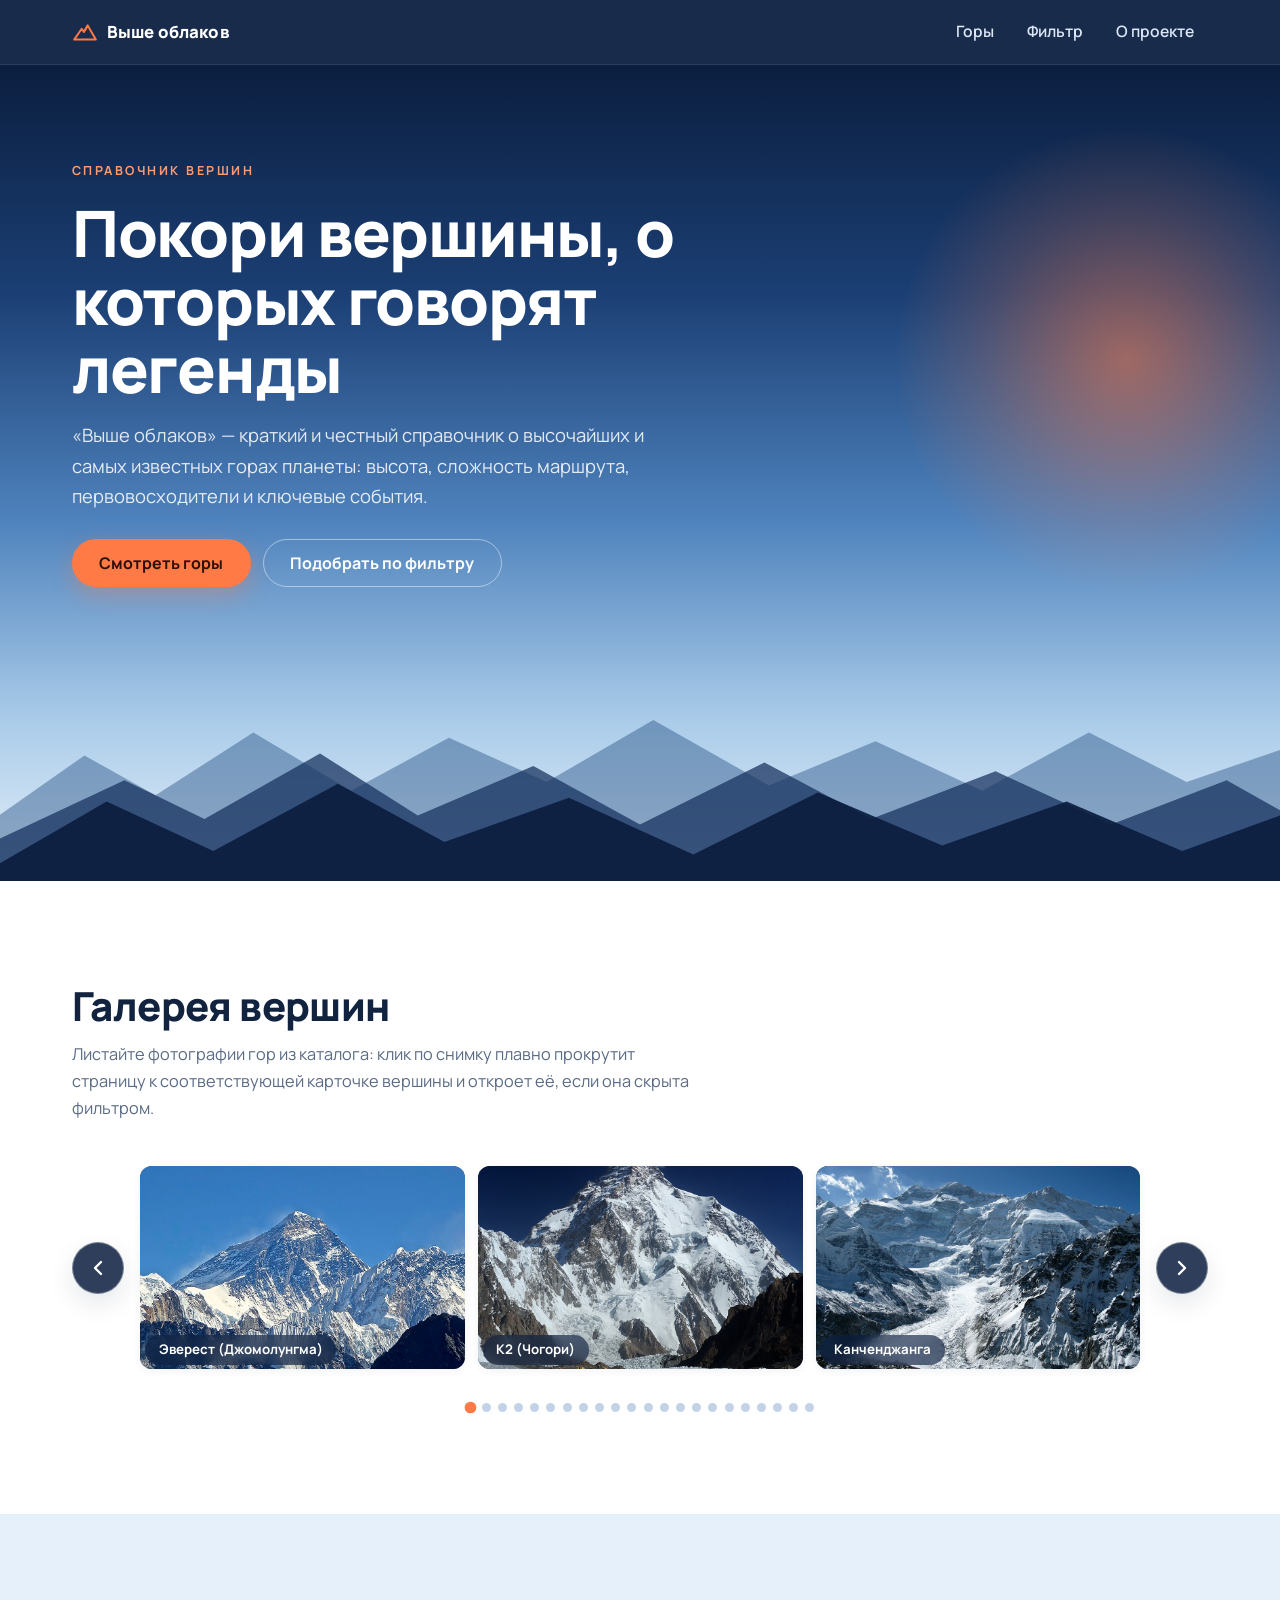
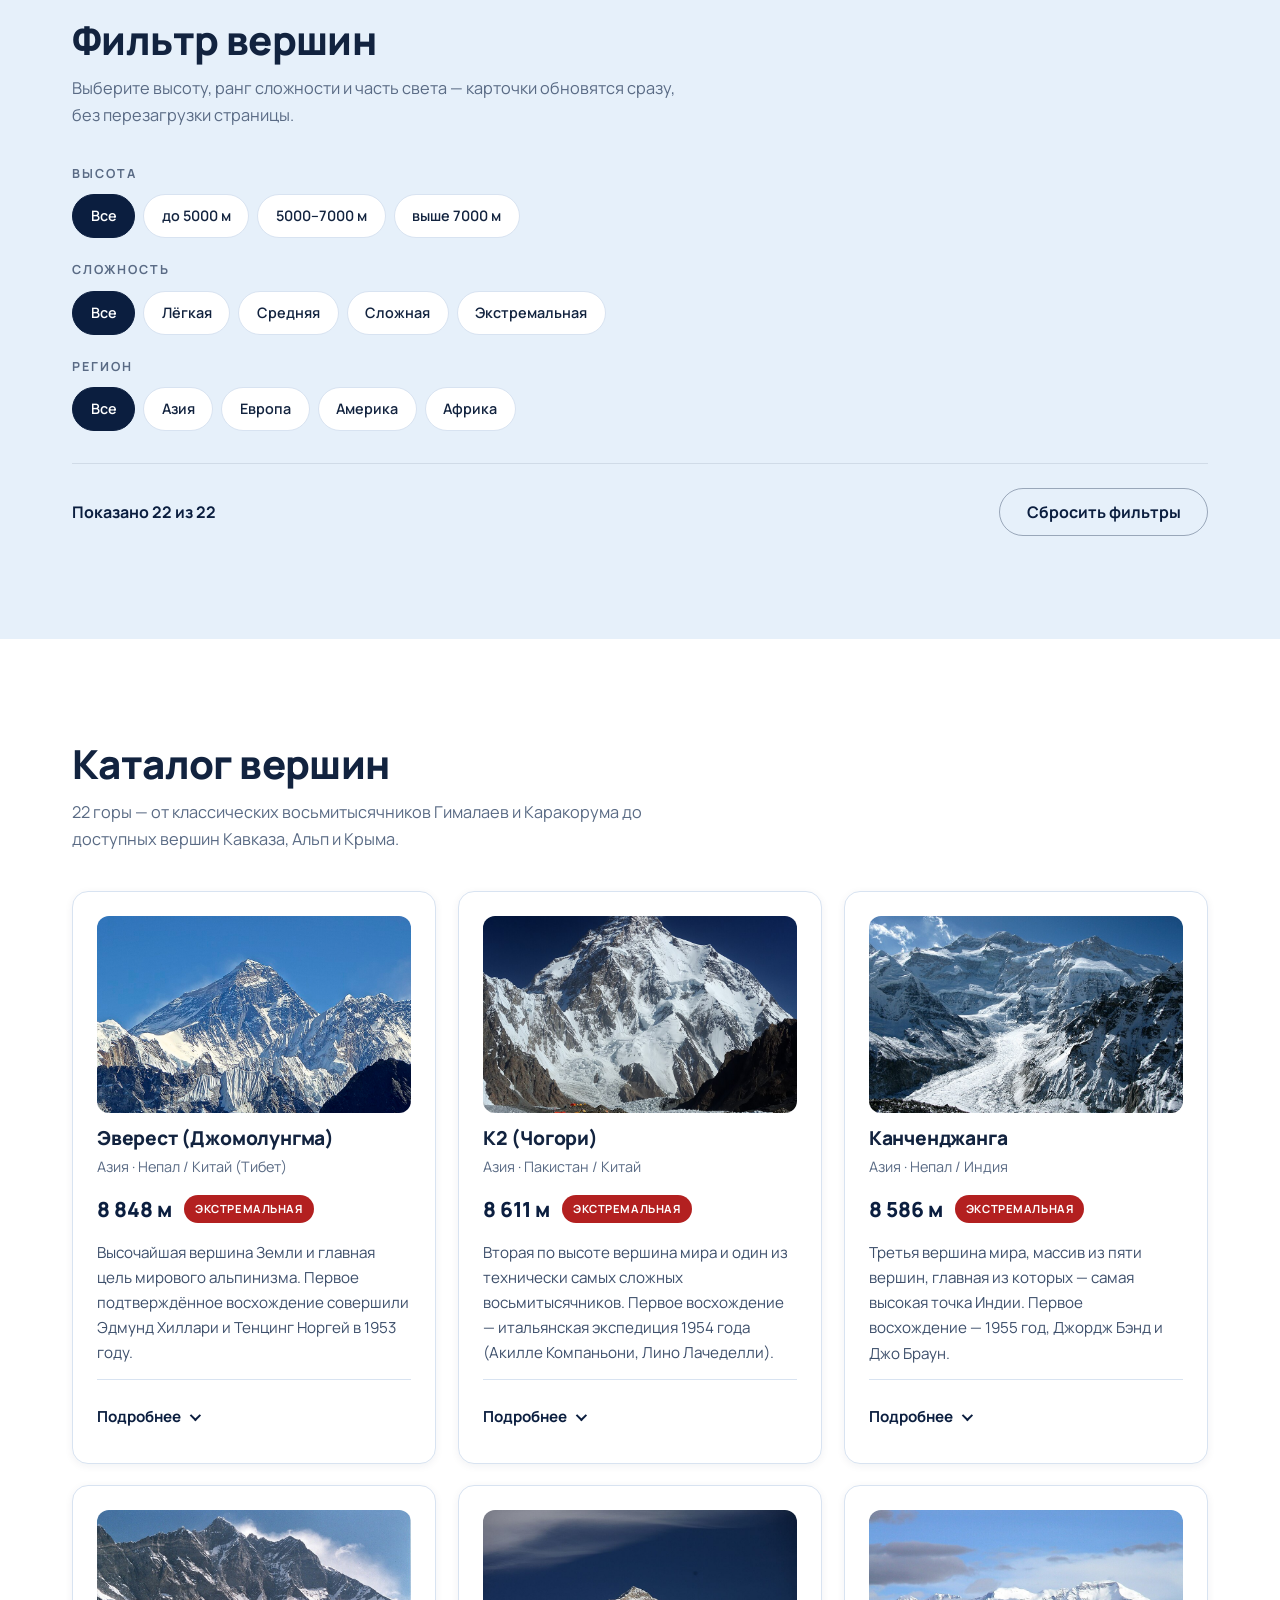
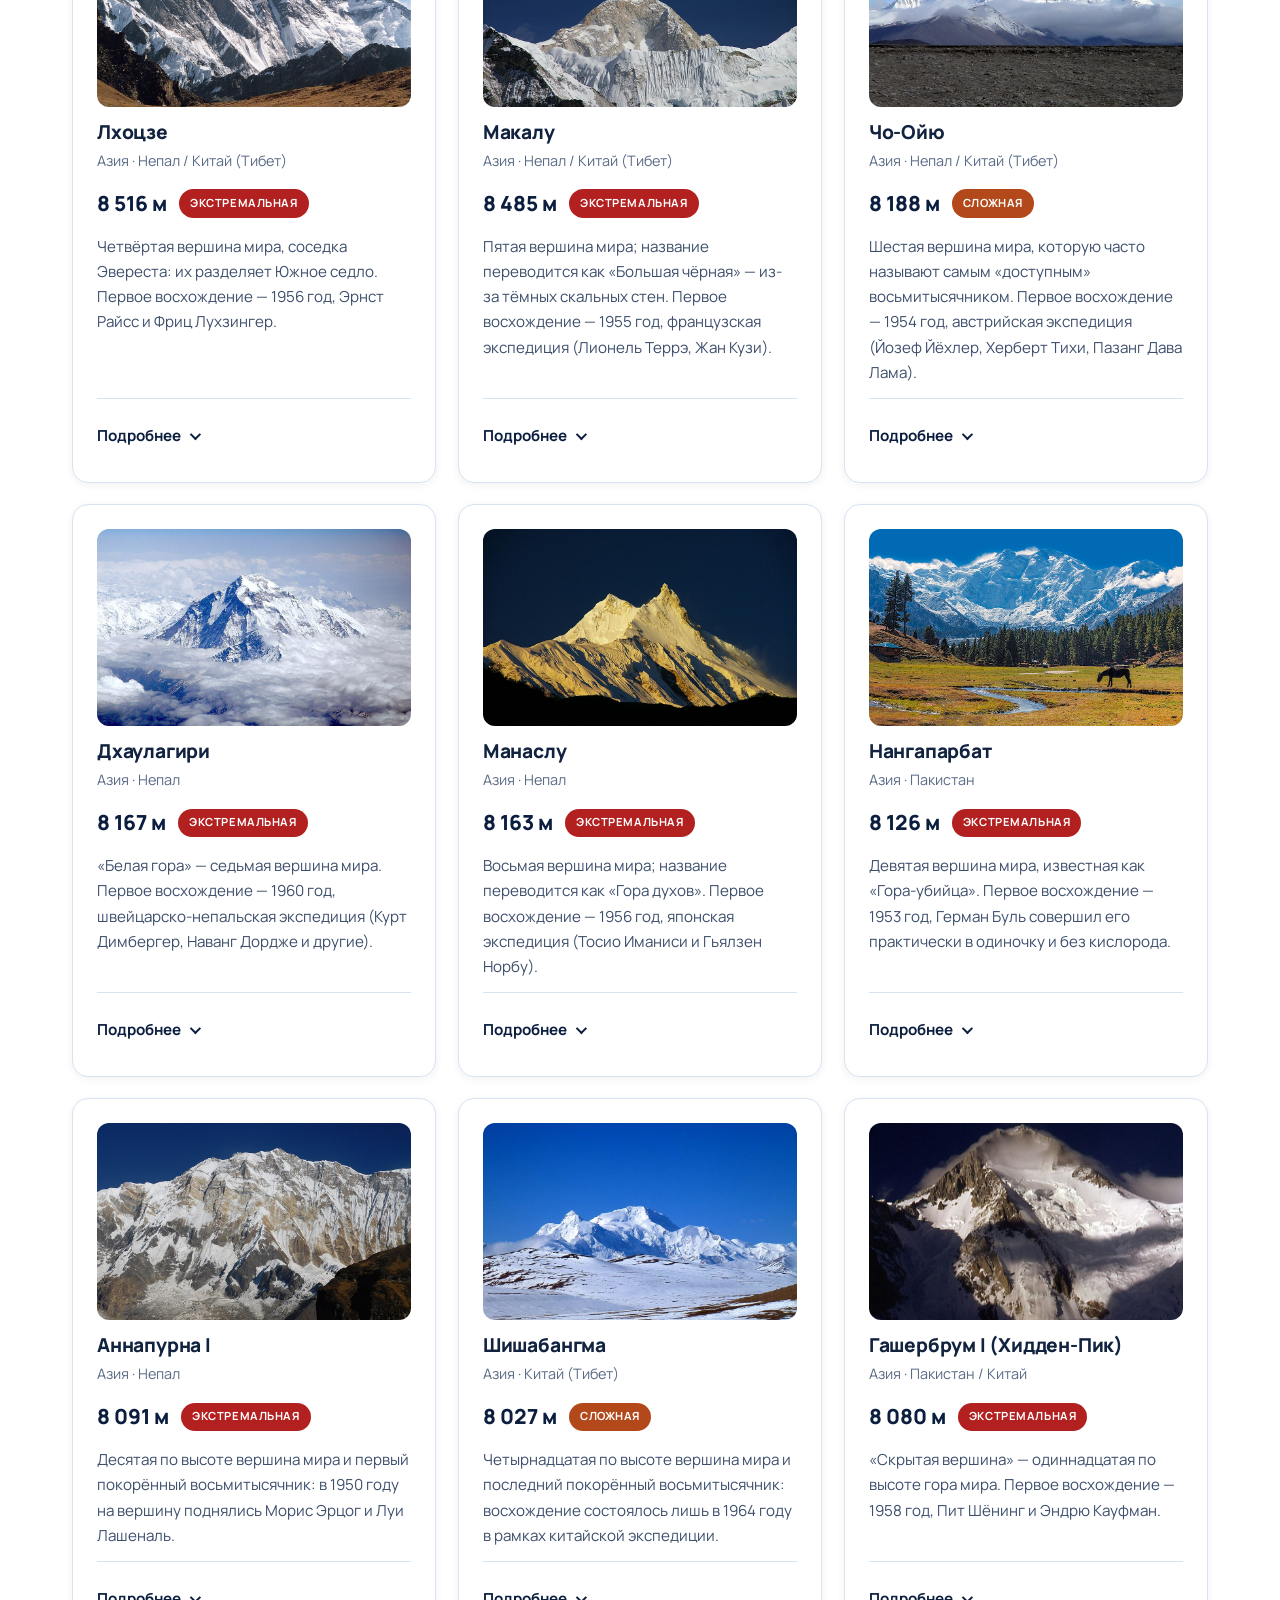
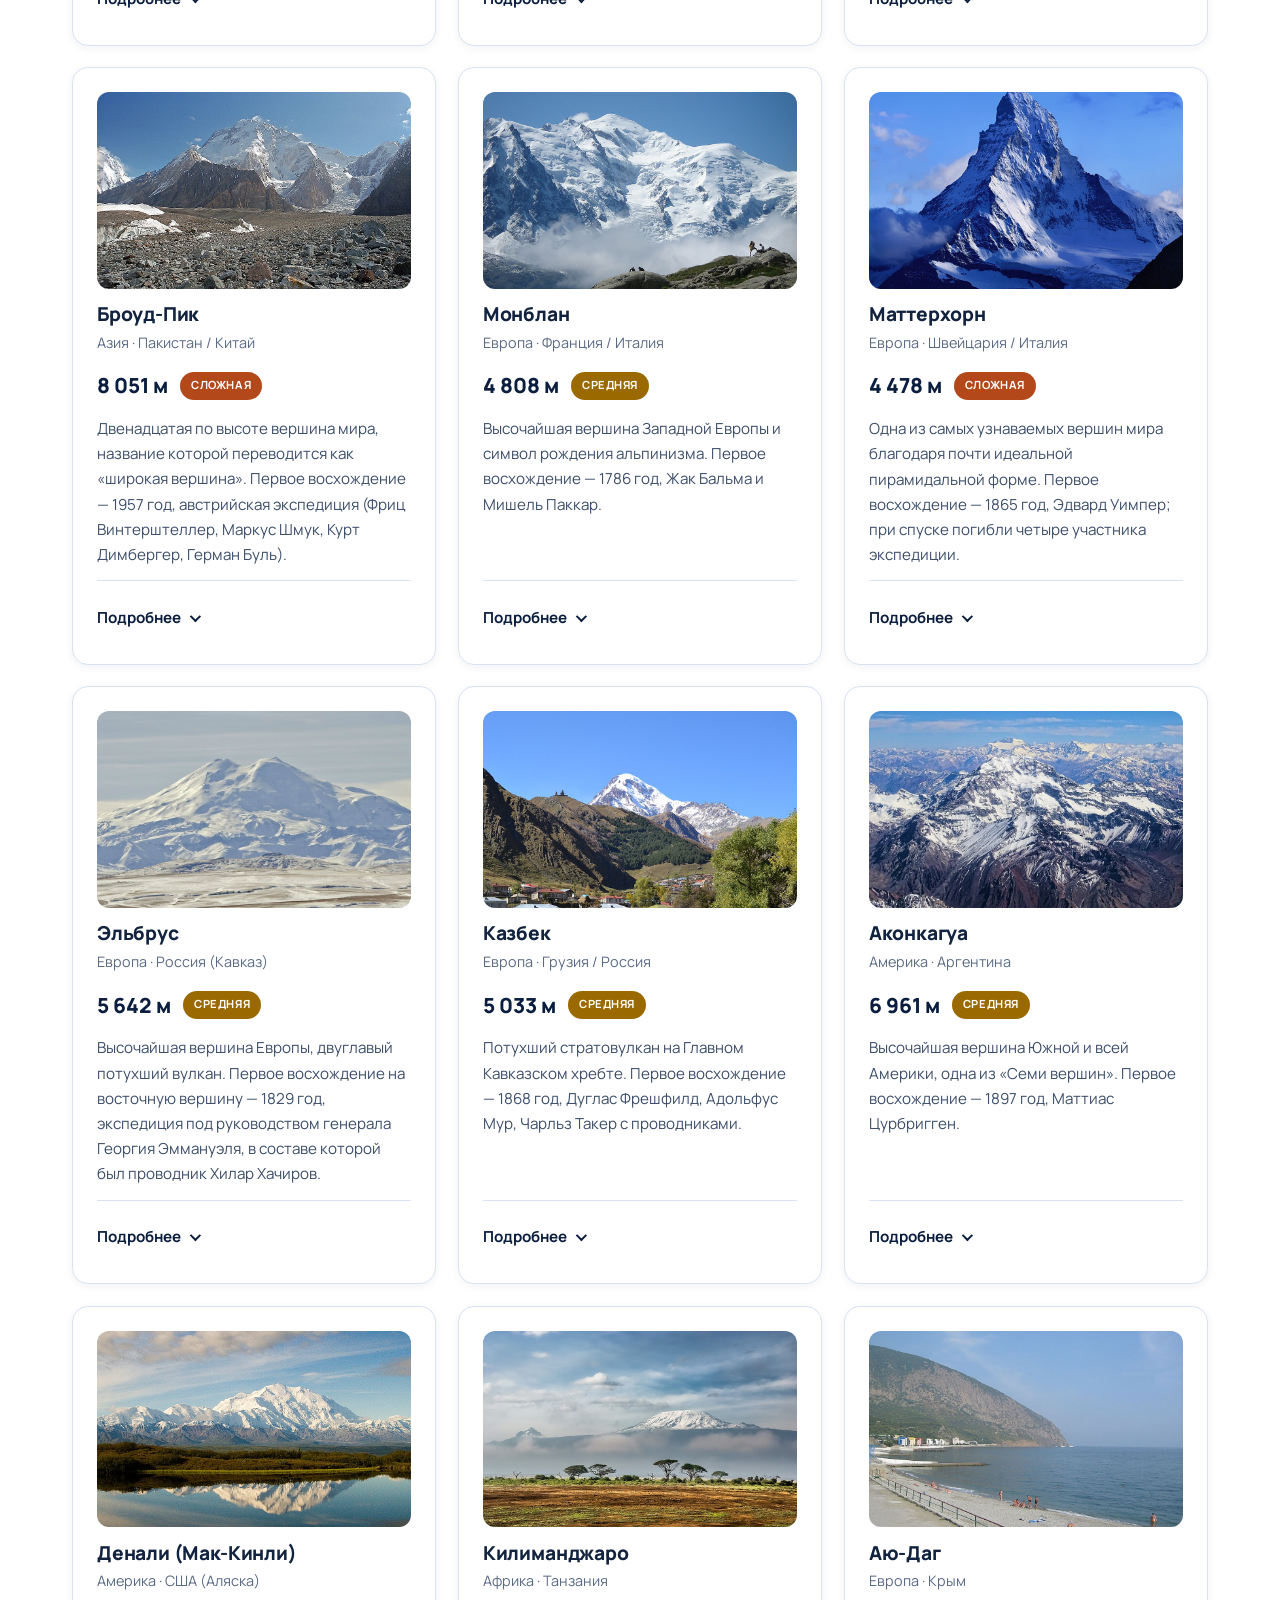
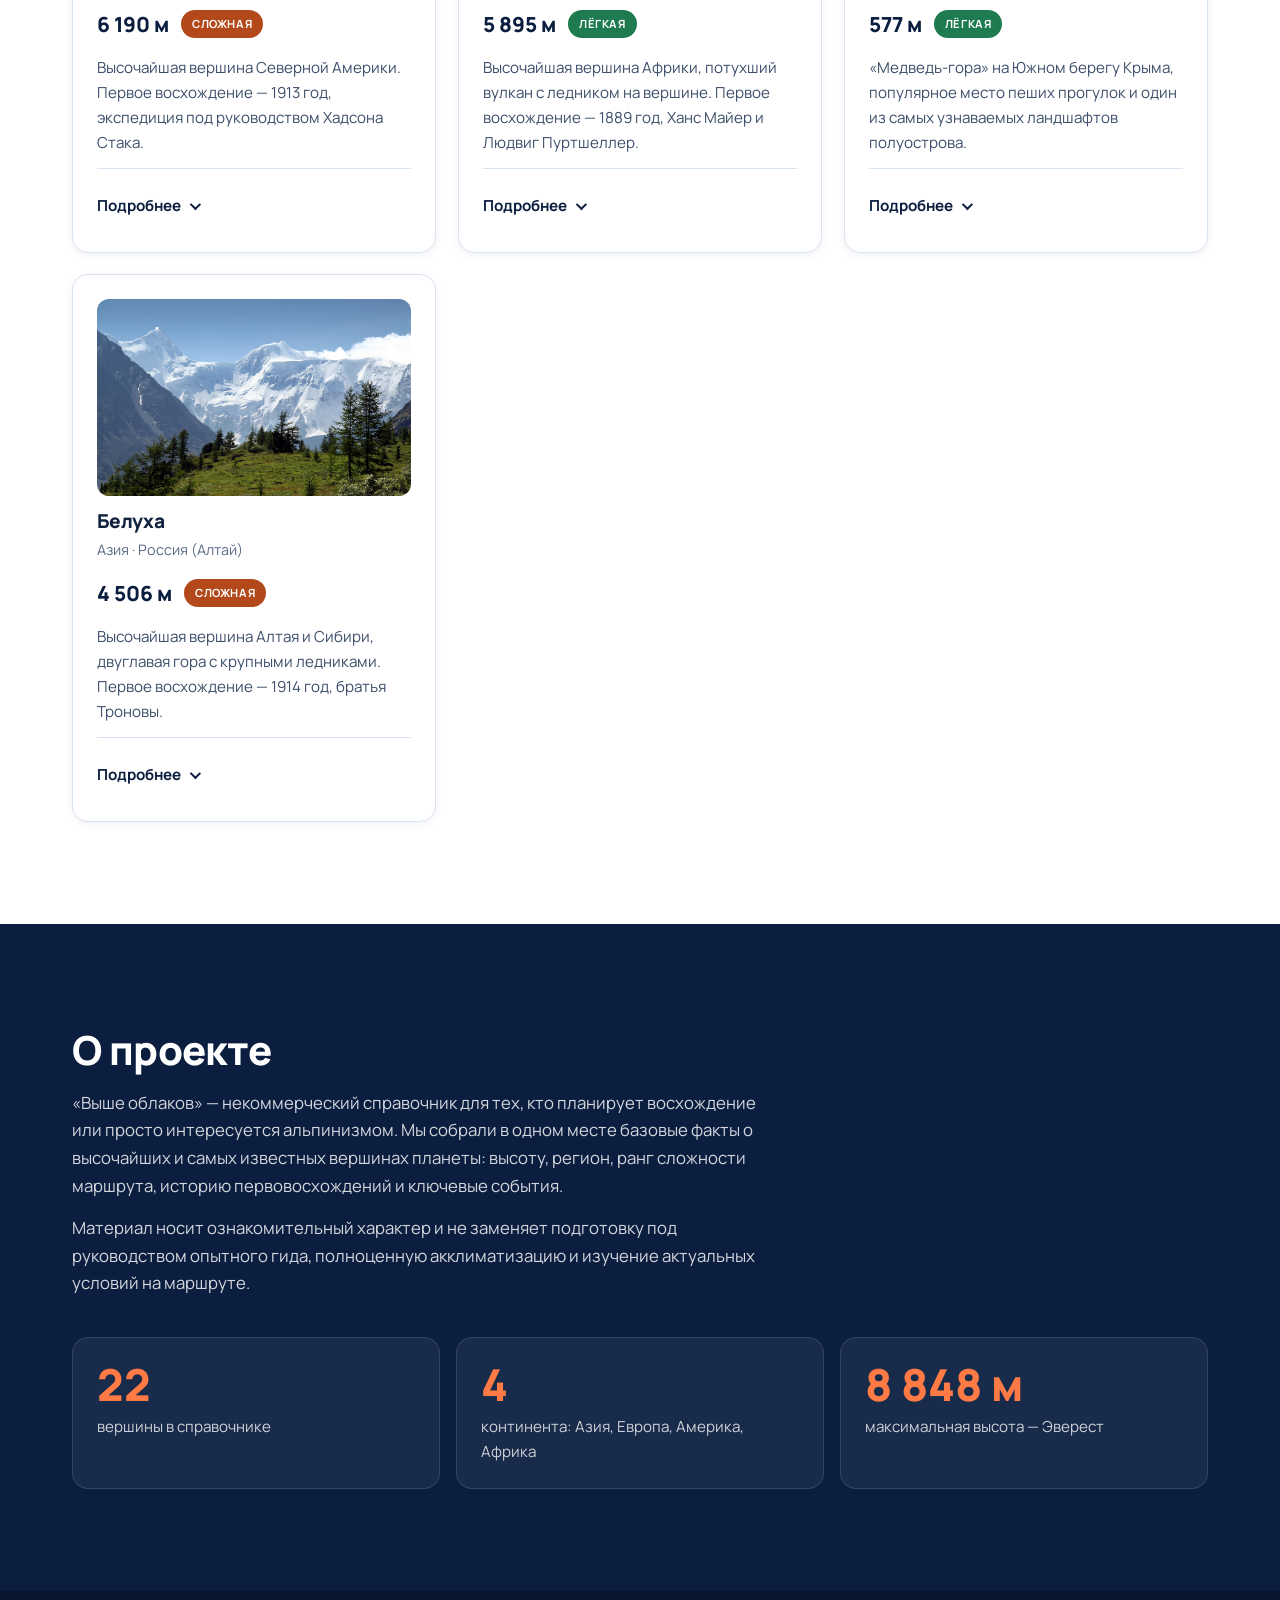
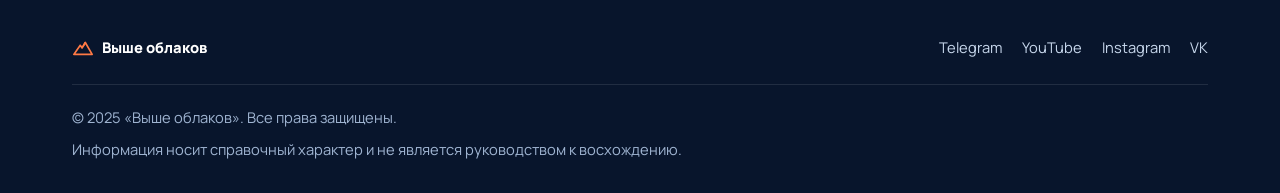
<file: index1.html>
<!DOCTYPE html>
<html lang="ru">
<head>
<meta charset="UTF-8">
<meta name="viewport" content="width=device-width, initial-scale=1">
<title>Выше облаков — справочник гор для восхождений</title>
<meta name="description" content="Выше облаков — справочник о самых высоких и популярных горах мира: высота, сложность маршрута, первовосходители и ключевые события.">

<!-- Шрифт Manrope (единственная внешняя зависимость) -->
<link rel="preconnect" href="https://fonts.googleapis.com">
<link rel="preconnect" href="https://fonts.gstatic.com" crossorigin>
<link href="https://fonts.googleapis.com/css2?family=Manrope:wght@400;500;600;700;800&display=swap" rel="stylesheet">

<link rel="stylesheet" href="index1.css">
</head>

<body>

<!-- ============================================================
     ШАПКА
     ============================================================ -->
<header class="header">
  <div class="container header__inner">

    <a class="logo" href="#hero" aria-label="Выше облаков — на главную">
      <svg class="logo__icon" viewBox="0 0 24 24" fill="none" stroke="currentColor"
           stroke-width="1.8" stroke-linecap="round" stroke-linejoin="round"
           role="img" aria-label="Иконка горы">
        <path d="M2 19h20L14.5 6 11 12l-2-3-7 10Z"/>
        <path d="M12.4 9.6 14.5 6"/>
      </svg>
      <span>Выше облаков</span>
    </a>

    <button class="burger" id="burger" type="button"
            aria-label="Открыть меню" aria-expanded="false" aria-controls="primary-nav">
      <span class="burger__line" aria-hidden="true"></span>
      <span class="burger__line" aria-hidden="true"></span>
      <span class="burger__line" aria-hidden="true"></span>
    </button>

    <nav class="nav" id="primary-nav" aria-label="Основная навигация">
      <ul class="nav__list">
        <li><a class="nav__link" href="#catalog">Горы</a></li>
        <li><a class="nav__link" href="#filter">Фильтр</a></li>
        <li><a class="nav__link" href="#about">О проекте</a></li>
      </ul>
    </nav>

  </div>
</header>

<main>

  <!-- ============================================================
       HERO
       ============================================================ -->
  <section class="hero" id="hero">
    <div class="hero__glow" aria-hidden="true"></div>

    <div class="container hero__inner">
      <p class="hero__eyebrow">Справочник вершин</p>
      <h1 class="hero__title">Покори вершины, о которых говорят легенды</h1>
      <p class="hero__text">
        «Выше облаков» — краткий и честный справочник о высочайших и самых известных
        горах планеты: высота, сложность маршрута, первовосходители и ключевые события.
      </p>
      <div class="hero__actions">
        <a class="btn btn--accent" href="#catalog">Смотреть горы</a>
        <a class="btn btn--ghost" href="#filter"
           style="color:#fff;border-color:rgba(255,255,255,.45);">Подобрать по фильтру</a>
      </div>
    </div>

    <!-- CSS/SVG-имитация силуэта гор -->
    <div class="hero__mountains" id="hero-mountains" aria-hidden="true">
      <svg viewBox="0 0 1440 260" preserveAspectRatio="none" role="presentation">
        <!-- Дальний хребет -->
        <path d="M0 185 L95 118 L175 163 L285 92 L395 158 L505 98 L615 148 L735 78 L865 152 L985 102
                 L1105 158 L1225 92 L1335 148 L1440 112 L1440 260 L0 260 Z"
              fill="#2c5488" opacity=".45"/>
        <!-- Средний хребет -->
        <path d="M0 212 L140 146 L230 190 L360 116 L470 186 L600 130 L720 196 L860 126 L980 190
                 L1120 136 L1250 196 L1380 146 L1440 180 L1440 260 L0 260 Z"
              fill="#16305e" opacity=".72"/>
        <!-- Передний хребет -->
        <path d="M0 240 L120 170 L240 226 L380 150 L500 216 L640 166 L780 230 L920 160 L1060 220
                 L1200 170 L1330 226 L1440 186 L1440 260 L0 260 Z"
              fill="#0B1E3F" opacity=".93"/>
      </svg>
    </div>
  </section>

  <!-- ============================================================
       ГАЛЕРЕЯ ВЕРШИН (карусель)
       ============================================================ -->
  <section class="section gallery" id="gallery" aria-labelledby="gallery-title">
    <div class="container">
      <h2 class="section__title" id="gallery-title">Галерея вершин</h2>
      <p class="section__subtitle">
        Листайте фотографии гор из каталога: клик по снимку плавно прокрутит страницу
        к соответствующей карточке вершины и откроет её, если она скрыта фильтром.
      </p>

      <div class="carousel" id="carousel">

        <button class="carousel__nav carousel__nav--prev" id="carousel-prev" type="button"
                aria-label="Предыдущее фото">
          <svg viewBox="0 0 24 24" fill="none" stroke="currentColor" stroke-width="2.4"
               stroke-linecap="round" stroke-linejoin="round" aria-hidden="true">
            <path d="m15 18-6-6 6-6"/>
          </svg>
        </button>

        <div class="carousel__viewport" id="carousel-viewport">
          <ul class="carousel__track" id="carousel-track"></ul>
        </div>

        <button class="carousel__nav carousel__nav--next" id="carousel-next" type="button"
                aria-label="Следующее фото">
          <svg viewBox="0 0 24 24" fill="none" stroke="currentColor" stroke-width="2.4"
               stroke-linecap="round" stroke-linejoin="round" aria-hidden="true">
            <path d="m9 6 6 6-6 6"/>
          </svg>
        </button>

        <div class="carousel__dots" id="carousel-dots" aria-label="Переход к фотографиям"></div>

      </div>
    </div>
  </section>

  <!-- ============================================================
       ФИЛЬТРЫ
       ============================================================ -->
  <section class="section section--ice" id="filter">
    <div class="container">
      <h2 class="section__title">Фильтр вершин</h2>
      <p class="section__subtitle">
        Выберите высоту, ранг сложности и часть света — карточки обновятся сразу,
        без перезагрузки страницы.
      </p>

      <div class="filters__groups">

        <!-- Высота -->
        <div class="filter-group" data-filter-group="height" role="group" aria-labelledby="filter-height-title">
          <span class="filter-group__title" id="filter-height-title">Высота</span>
          <div class="filter-group__pills">
            <button class="pill is-active" type="button" data-value="all" aria-pressed="true">Все</button>
            <button class="pill" type="button" data-value="low" aria-pressed="false">до 5000 м</button>
            <button class="pill" type="button" data-value="mid" aria-pressed="false">5000–7000 м</button>
            <button class="pill" type="button" data-value="high" aria-pressed="false">выше 7000 м</button>
          </div>
        </div>

        <!-- Сложность -->
        <div class="filter-group" data-filter-group="difficulty" role="group" aria-labelledby="filter-difficulty-title">
          <span class="filter-group__title" id="filter-difficulty-title">Сложность</span>
          <div class="filter-group__pills">
            <button class="pill is-active" type="button" data-value="all" aria-pressed="true">Все</button>
            <button class="pill" type="button" data-value="easy" aria-pressed="false">Лёгкая</button>
            <button class="pill" type="button" data-value="medium" aria-pressed="false">Средняя</button>
            <button class="pill" type="button" data-value="hard" aria-pressed="false">Сложная</button>
            <button class="pill" type="button" data-value="extreme" aria-pressed="false">Экстремальная</button>
          </div>
        </div>

        <!-- Регион -->
        <div class="filter-group" data-filter-group="region" role="group" aria-labelledby="filter-region-title">
          <span class="filter-group__title" id="filter-region-title">Регион</span>
          <div class="filter-group__pills">
            <button class="pill is-active" type="button" data-value="all" aria-pressed="true">Все</button>
            <button class="pill" type="button" data-value="asia" aria-pressed="false">Азия</button>
            <button class="pill" type="button" data-value="europe" aria-pressed="false">Европа</button>
            <button class="pill" type="button" data-value="america" aria-pressed="false">Америка</button>
            <button class="pill" type="button" data-value="africa" aria-pressed="false">Африка</button>
          </div>
        </div>

      </div>

      <div class="filters__footer">
        <p class="filters__count" id="filter-count" role="status" aria-live="polite">
          Показано 22 из 22
        </p>
        <button class="btn btn--ghost" id="reset-filters" type="button">Сбросить фильтры</button>
      </div>
    </div>
  </section>

  <!-- ============================================================
       КАТАЛОГ ГОР
       ============================================================ -->
  <section class="section" id="catalog">
    <div class="container">
      <h2 class="section__title">Каталог вершин</h2>
      <p class="section__subtitle">
        22 горы — от классических восьмитысячников Гималаев и Каракорума
        до доступных вершин Кавказа, Альп и Крыма.
      </p>

      <div class="catalog__grid" id="catalog-grid">

        <!-- 1. Эверест -->
        <article class="mountain-card" data-height="8848" data-difficulty="extreme" data-region="asia">
          <figure class="mountain-card__media">
            <img src="Фото%20для%20проекта/01-everest.jpg"
                 alt="Эверест (Джомолунгма)" loading="lazy" decoding="async" width="600" height="375">
          </figure>
          <header class="mountain-card__header">
            <h3 class="mountain-card__title">Эверест (Джомолунгма)</h3>
            <p class="mountain-card__location">Азия · Непал / Китай (Тибет)</p>
          </header>
          <p class="mountain-card__stats">
            <span class="mountain-card__height">8 848 м</span>
            <span class="badge badge--extreme">Экстремальная</span>
          </p>
          <p class="mountain-card__desc">
            Высочайшая вершина Земли и главная цель мирового альпинизма.
            Первое подтверждённое восхождение совершили Эдмунд Хиллари и Тенцинг Норгей в 1953 году.
          </p>
          <details class="mountain-card__details">
            <summary class="mountain-card__summary">Подробнее</summary>
            <div class="mountain-card__body">
              <p>
                Классические маршруты — Южное седло (со стороны Непала) и Северное седло
                (со стороны Тибета). Ключевые сложности: высотная гипоксия, лавины в ледопаде
                Кхумбу, экстремальный холод и ветер, а также очередь на «ступени Хиллари».
              </p>
              <p>
                Среди известных событий — гибель Джорджа Мэллори и Эндрю Ирвайна в 1924 году,
                лавина в ледопаде Кхумбу в 2014 году и лавина на базовый лагерь, вызванная
                землетрясением 2015 года.
              </p>
            </div>
          </details>
        </article>

        <!-- 2. К2 -->
        <article class="mountain-card" data-height="8611" data-difficulty="extreme" data-region="asia">
          <figure class="mountain-card__media">
            <img src="Фото%20для%20проекта/02-k2.jpg"
                 alt="К2 (Чогори)" loading="lazy" decoding="async" width="600" height="375">
          </figure>
          <header class="mountain-card__header">
            <h3 class="mountain-card__title">К2 (Чогори)</h3>
            <p class="mountain-card__location">Азия · Пакистан / Китай</p>
          </header>
          <p class="mountain-card__stats">
            <span class="mountain-card__height">8 611 м</span>
            <span class="badge badge--extreme">Экстремальная</span>
          </p>
          <p class="mountain-card__desc">
            Вторая по высоте вершина мира и один из технически самых сложных восьмитысячников.
            Первое восхождение — итальянская экспедиция 1954 года (Акилле Компаньони, Лино Лачеделли).
          </p>
          <details class="mountain-card__details">
            <summary class="mountain-card__summary">Подробнее</summary>
            <div class="mountain-card__body">
              <p>
                Классика — маршрут по ребру Абруцци. Ключевой участок — «бутылочное горло»
                под висячим ледником, где постоянно существует риск обрушения сераков.
              </p>
              <p>
                К2 известна высокой исторической смертностью среди восходителей;
                трагедия 2008 года на «бутылочном горле» унесла жизни одиннадцати человек.
              </p>
            </div>
          </details>
        </article>

        <!-- 3. Канченджанга -->
        <article class="mountain-card" data-height="8586" data-difficulty="extreme" data-region="asia">
          <figure class="mountain-card__media">
            <img src="Фото%20для%20проекта/03-kanchenjunga.jpg"
                 alt="Канченджанга" loading="lazy" decoding="async" width="600" height="375">
          </figure>
          <header class="mountain-card__header">
            <h3 class="mountain-card__title">Канченджанга</h3>
            <p class="mountain-card__location">Азия · Непал / Индия</p>
          </header>
          <p class="mountain-card__stats">
            <span class="mountain-card__height">8 586 м</span>
            <span class="badge badge--extreme">Экстремальная</span>
          </p>
          <p class="mountain-card__desc">
            Третья вершина мира, массив из пяти вершин, главная из которых — самая высокая точка Индии.
            Первое восхождение — 1955 год, Джордж Бэнд и Джо Браун.
          </p>
          <details class="mountain-card__details">
            <summary class="mountain-card__summary">Подробнее</summary>
            <div class="mountain-card__body">
              <p>
                Попытки восхождения предпринимались с 1905 года, но вершина оставалась
                неприступной полвека. Причина — лавиноопасные склоны, частые снегопады
                и крайне переменчивая погода.
              </p>
              <p>
                Канченджанга долгое время считалась самым сложным и опасным из восьмитысячников
                и до сих пор уступает по числу успешных восхождений Эвересту и К2.
              </p>
            </div>
          </details>
        </article>

        <!-- 4. Лхоцзе -->
        <article class="mountain-card" data-height="8516" data-difficulty="extreme" data-region="asia">
          <figure class="mountain-card__media">
            <img src="Фото%20для%20проекта/04-lhotse.jpg"
                 alt="Лхоцзе" loading="lazy" decoding="async" width="600" height="375">
          </figure>
          <header class="mountain-card__header">
            <h3 class="mountain-card__title">Лхоцзе</h3>
            <p class="mountain-card__location">Азия · Непал / Китай (Тибет)</p>
          </header>
          <p class="mountain-card__stats">
            <span class="mountain-card__height">8 516 м</span>
            <span class="badge badge--extreme">Экстремальная</span>
          </p>
          <p class="mountain-card__desc">
            Четвёртая вершина мира, соседка Эвереста: их разделяет Южное седло.
            Первое восхождение — 1956 год, Эрнст Райсс и Фриц Лухзингер.
          </p>
          <details class="mountain-card__details">
            <summary class="mountain-card__summary">Подробнее</summary>
            <div class="mountain-card__body">
              <p>
                Главная вершина долго оставалась непокорённой, хотя маршрут проходит
                через хорошо известный Западный цирк. Южная стена Лхоцзе — один из
                сложнейших «стенных» маршрутов мира.
              </p>
              <p>
                Восхождение часто рассматривают как альтернативу переполненному Эвересту,
                однако оно требует более серьёзной технической подготовки.
              </p>
            </div>
          </details>
        </article>

        <!-- 5. Макалу -->
        <article class="mountain-card" data-height="8485" data-difficulty="extreme" data-region="asia">
          <figure class="mountain-card__media">
            <img src="Фото%20для%20проекта/05-makalu.jpg"
                 alt="Макалу" loading="lazy" decoding="async" width="600" height="375">
          </figure>
          <header class="mountain-card__header">
            <h3 class="mountain-card__title">Макалу</h3>
            <p class="mountain-card__location">Азия · Непал / Китай (Тибет)</p>
          </header>
          <p class="mountain-card__stats">
            <span class="mountain-card__height">8 485 м</span>
            <span class="badge badge--extreme">Экстремальная</span>
          </p>
          <p class="mountain-card__desc">
            Пятая вершина мира; название переводится как «Большая чёрная» —
            из-за тёмных скальных стен. Первое восхождение — 1955 год,
            французская экспедиция (Лионель Террэ, Жан Кузи).
          </p>
          <details class="mountain-card__details">
            <summary class="mountain-card__summary">Подробнее</summary>
            <div class="mountain-card__body">
              <p>
                Характер вершины — острые гребни, крутые скально-ледовые стены
                и сильные ветра. Классический маршрут идёт по Западному ребру.
              </p>
              <p>
                Макалу считается одним из наименее посещаемых восьмитысячников:
                число успешных восхождений здесь заметно ниже, чем у Эвереста или Чо-Ойю.
              </p>
            </div>
          </details>
        </article>

        <!-- 6. Чо-Ойю -->
        <article class="mountain-card" data-height="8188" data-difficulty="hard" data-region="asia">
          <figure class="mountain-card__media">
            <img src="Фото%20для%20проекта/06-chooyu.jpg"
                 alt="Чо-Ойю" loading="lazy" decoding="async" width="600" height="375">
          </figure>
          <header class="mountain-card__header">
            <h3 class="mountain-card__title">Чо-Ойю</h3>
            <p class="mountain-card__location">Азия · Непал / Китай (Тибет)</p>
          </header>
          <p class="mountain-card__stats">
            <span class="mountain-card__height">8 188 м</span>
            <span class="badge badge--hard">Сложная</span>
          </p>
          <p class="mountain-card__desc">
            Шестая вершина мира, которую часто называют самым «доступным» восьмитысячником.
            Первое восхождение — 1954 год, австрийская экспедиция
            (Йозеф Йёхлер, Херберт Тихи, Пазанг Дава Лама).
          </p>
          <details class="mountain-card__details">
            <summary class="mountain-card__summary">Подробнее</summary>
            <div class="mountain-card__body">
              <p>
                Маршрут с северной стороны (Тибет) технически относительно прост,
                но требует полноценной акклиматизации и выносливости.
              </p>
              <p>
                Именно Чо-Ойю многие альпинисты выбирают как первый восьмитысячник
                перед более сложными вершинами.
              </p>
            </div>
          </details>
        </article>

        <!-- 7. Дхаулагири -->
        <article class="mountain-card" data-height="8167" data-difficulty="extreme" data-region="asia">
          <figure class="mountain-card__media">
            <img src="Фото%20для%20проекта/07-dhaulagiri.jpg"
                 alt="Дхаулагири" loading="lazy" decoding="async" width="600" height="375">
          </figure>
          <header class="mountain-card__header">
            <h3 class="mountain-card__title">Дхаулагири</h3>
            <p class="mountain-card__location">Азия · Непал</p>
          </header>
          <p class="mountain-card__stats">
            <span class="mountain-card__height">8 167 м</span>
            <span class="badge badge--extreme">Экстремальная</span>
          </p>
          <p class="mountain-card__desc">
            «Белая гора» — седьмая вершина мира. Первое восхождение — 1960 год,
            швейцарско-непальская экспедиция (Курт Димбергер, Наванг Дордже и другие).
          </p>
          <details class="mountain-card__details">
            <summary class="mountain-card__summary">Подробнее</summary>
            <div class="mountain-card__body">
              <p>
                Главные опасности — лавины на склонах массива и крайне переменчивая погода.
                Исторически смертность на Дхаулагири — одна из самых высоких
                среди всех восьмитысячников.
              </p>
              <p>
                Из-за этого вершина пользуется репутацией «тихого» и недооценённого
                испытания даже среди опытных гималайских альпинистов.
              </p>
            </div>
          </details>
        </article>

        <!-- 8. Манаслу -->
        <article class="mountain-card" data-height="8163" data-difficulty="extreme" data-region="asia">
          <figure class="mountain-card__media">
            <img src="Фото%20для%20проекта/08-manaslu.jpg"
                 alt="Манаслу" loading="lazy" decoding="async" width="600" height="375">
          </figure>
          <header class="mountain-card__header">
            <h3 class="mountain-card__title">Манаслу</h3>
            <p class="mountain-card__location">Азия · Непал</p>
          </header>
          <p class="mountain-card__stats">
            <span class="mountain-card__height">8 163 м</span>
            <span class="badge badge--extreme">Экстремальная</span>
          </p>
          <p class="mountain-card__desc">
            Восьмая вершина мира; название переводится как «Гора духов».
            Первое восхождение — 1956 год, японская экспедиция
            (Тосио Иманиси и Гьялзен Норбу).
          </p>
          <details class="mountain-card__details">
            <summary class="mountain-card__summary">Подробнее</summary>
            <div class="mountain-card__body">
              <p>
                Склоны Манаслу лавиноопасны, а маршруты требуют хорошей
                технической подготовки и опыта высотных восхождений.
              </p>
              <p>
                Известные события — сход лавины в районе базового лагеря в 1972 году
                и лавина 2012 года, затронувшая лагерь на маршруте.
              </p>
            </div>
          </details>
        </article>

        <!-- 9. Нангапарбат -->
        <article class="mountain-card" data-height="8126" data-difficulty="extreme" data-region="asia">
          <figure class="mountain-card__media">
            <img src="Фото%20для%20проекта/09-nangaparbat.jpg"
                 alt="Нангапарбат" loading="lazy" decoding="async" width="600" height="375">
          </figure>
          <header class="mountain-card__header">
            <h3 class="mountain-card__title">Нангапарбат</h3>
            <p class="mountain-card__location">Азия · Пакистан</p>
          </header>
          <p class="mountain-card__stats">
            <span class="mountain-card__height">8 126 м</span>
            <span class="badge badge--extreme">Экстремальная</span>
          </p>
          <p class="mountain-card__desc">
            Девятая вершина мира, известная как «Гора-убийца».
            Первое восхождение — 1953 год, Герман Буль совершил его практически в одиночку
            и без кислорода.
          </p>
          <details class="mountain-card__details">
            <summary class="mountain-card__summary">Подробнее</summary>
            <div class="mountain-card__body">
              <p>
                Нангапарбат отличается огромным перепадом высот от основания до вершины
                и считается одним из самых опасных восьмитысячников по статистике смертности.
              </p>
              <p>
                Среди трагических страниц — экспедиция 1934 года под руководством Вилли Меркля
                и гибель Гюнтера Месснера в 1970 году при спуске по стене Рупаль.
              </p>
            </div>
          </details>
        </article>

        <!-- 10. Аннапурна I -->
        <article class="mountain-card" data-height="8091" data-difficulty="extreme" data-region="asia">
          <figure class="mountain-card__media">
            <img src="Фото%20для%20проекта/10-annapurna.jpg"
                 alt="Аннапурна I" loading="lazy" decoding="async" width="600" height="375">
          </figure>
          <header class="mountain-card__header">
            <h3 class="mountain-card__title">Аннапурна I</h3>
            <p class="mountain-card__location">Азия · Непал</p>
          </header>
          <p class="mountain-card__stats">
            <span class="mountain-card__height">8 091 м</span>
            <span class="badge badge--extreme">Экстремальная</span>
          </p>
          <p class="mountain-card__desc">
            Десятая по высоте вершина мира и первый покорённый восьмитысячник:
            в 1950 году на вершину поднялись Морис Эрцог и Луи Лашеналь.
          </p>
          <details class="mountain-card__details">
            <summary class="mountain-card__summary">Подробнее</summary>
            <div class="mountain-card__body">
              <p>
                Южные склоны Аннапурны крайне лавиноопасны, а погода меняется стремительно.
                По исторической смертности среди восходителей вершина входит в число
                самых опасных восьмитысячников.
              </p>
              <p>
                В 1997 году на Аннапурне погиб известный альпинист Анатолий Букреев.
                Отдельно известен циклон 2014 года, вызвавший сильные снегопады
                на популярной треккинговой тропе вокруг массива.
              </p>
            </div>
          </details>
        </article>

        <!-- 11. Шишабангма -->
        <article class="mountain-card" data-height="8027" data-difficulty="hard" data-region="asia">
          <figure class="mountain-card__media">
            <img src="Фото%20для%20проекта/11-shishapangma.jpg"
                 alt="Шишабангма" loading="lazy" decoding="async" width="600" height="375">
          </figure>
          <header class="mountain-card__header">
            <h3 class="mountain-card__title">Шишабангма</h3>
            <p class="mountain-card__location">Азия · Китай (Тибет)</p>
          </header>
          <p class="mountain-card__stats">
            <span class="mountain-card__height">8 027 м</span>
            <span class="badge badge--hard">Сложная</span>
          </p>
          <p class="mountain-card__desc">
            Четырнадцатая по высоте вершина мира и последний покорённый восьмитысячник:
            восхождение состоялось лишь в 1964 году в рамках китайской экспедиции.
          </p>
          <details class="mountain-card__details">
            <summary class="mountain-card__summary">Подробнее</summary>
            <div class="mountain-card__body">
              <p>
                Вершина целиком расположена в Тибете, классический маршрут идёт
                по Северо-восточному гребню.
              </p>
              <p>
                Долгое время район был закрыт для иностранных экспедиций,
                поэтому по числу восхождений Шишабангма заметно уступает
                другим восьмитысячникам.
              </p>
            </div>
          </details>
        </article>

        <!-- 12. Гашербрум I -->
        <article class="mountain-card" data-height="8080" data-difficulty="extreme" data-region="asia">
          <figure class="mountain-card__media">
            <img src="Фото%20для%20проекта/12-gasherbrum.jpg"
                 alt="Гашербрум I (Хидден-Пик)" loading="lazy" decoding="async" width="600" height="375">
          </figure>
          <header class="mountain-card__header">
            <h3 class="mountain-card__title">Гашербрум I (Хидден-Пик)</h3>
            <p class="mountain-card__location">Азия · Пакистан / Китай</p>
          </header>
          <p class="mountain-card__stats">
            <span class="mountain-card__height">8 080 м</span>
            <span class="badge badge--extreme">Экстремальная</span>
          </p>
          <p class="mountain-card__desc">
            «Скрытая вершина» — одиннадцатая по высоте гора мира.
            Первое восхождение — 1958 год, Пит Шёнинг и Эндрю Кауфман.
          </p>
          <details class="mountain-card__details">
            <summary class="mountain-card__summary">Подробнее</summary>
            <div class="mountain-card__body">
              <p>
                Название «Хидден-Пик» вершина получила потому, что долго оставалась
                невидимой с основных подступов. Классический маршрут проходит
                по северо-западному ребру.
              </p>
              <p>
                Ключевые сложности — глубокий снег, лавины и технически непростые
                ледовые участки. Массив Гашербрум включает несколько восьмитысячников,
                что делает район популярным у опытных экспедиций.
              </p>
            </div>
          </details>
        </article>

        <!-- 13. Броуд-Пик -->
        <article class="mountain-card" data-height="8051" data-difficulty="hard" data-region="asia">
          <figure class="mountain-card__media">
            <img src="Фото%20для%20проекта/13-broadpeak.jpg"
                 alt="Броуд-Пик" loading="lazy" decoding="async" width="600" height="375">
          </figure>
          <header class="mountain-card__header">
            <h3 class="mountain-card__title">Броуд-Пик</h3>
            <p class="mountain-card__location">Азия · Пакистан / Китай</p>
          </header>
          <p class="mountain-card__stats">
            <span class="mountain-card__height">8 051 м</span>
            <span class="badge badge--hard">Сложная</span>
          </p>
          <p class="mountain-card__desc">
            Двенадцатая по высоте вершина мира, название которой переводится
            как «широкая вершина». Первое восхождение — 1957 год,
            австрийская экспедиция (Фриц Винтерштеллер, Маркус Шмук,
            Курт Димбергер, Герман Буль).
          </p>
          <details class="mountain-card__details">
            <summary class="mountain-card__summary">Подробнее</summary>
            <div class="mountain-card__body">
              <p>
                Маршрут по западному гребню считается технически относительно простым
                для восьмитысячника, но требует серьёзной акклиматизации.
              </p>
              <p>
                Главные сложности — большая высота, сильный ветер и длительные
                переходы по открытому склону без укрытий.
              </p>
            </div>
          </details>
        </article>

        <!-- 14. Монблан -->
        <article class="mountain-card" data-height="4808" data-difficulty="medium" data-region="europe">
          <figure class="mountain-card__media">
            <img src="Фото%20для%20проекта/14-montblanc.jpg"
                 alt="Монблан" loading="lazy" decoding="async" width="600" height="375">
          </figure>
          <header class="mountain-card__header">
            <h3 class="mountain-card__title">Монблан</h3>
            <p class="mountain-card__location">Европа · Франция / Италия</p>
          </header>
          <p class="mountain-card__stats">
            <span class="mountain-card__height">4 808 м</span>
            <span class="badge badge--medium">Средняя</span>
          </p>
          <p class="mountain-card__desc">
            Высочайшая вершина Западной Европы и символ рождения альпинизма.
            Первое восхождение — 1786 год, Жак Бальма и Мишель Паккар.
          </p>
          <details class="mountain-card__details">
            <summary class="mountain-card__summary">Подробнее</summary>
            <div class="mountain-card__body">
              <p>
                Популярные маршруты — «Гуте» (Goûter) и траверс «Три Монблана».
                Основные опасности: трещины на леднике, камнепады и лавины.
              </p>
              <p>
                Несмотря на кажущуюся доступность, Монблан ежегодно требует
                спасательных операций: погода на массиве меняется очень быстро.
              </p>
            </div>
          </details>
        </article>

        <!-- 15. Маттерхорн -->
        <article class="mountain-card" data-height="4478" data-difficulty="hard" data-region="europe">
          <figure class="mountain-card__media">
            <img src="Фото%20для%20проекта/15-matterhorn.jpg"
                 alt="Маттерхорн" loading="lazy" decoding="async" width="600" height="375">
          </figure>
          <header class="mountain-card__header">
            <h3 class="mountain-card__title">Маттерхорн</h3>
            <p class="mountain-card__location">Европа · Швейцария / Италия</p>
          </header>
          <p class="mountain-card__stats">
            <span class="mountain-card__height">4 478 м</span>
            <span class="badge badge--hard">Сложная</span>
          </p>
          <p class="mountain-card__desc">
            Одна из самых узнаваемых вершин мира благодаря почти идеальной
            пирамидальной форме. Первое восхождение — 1865 год, Эдвард Уимпер;
            при спуске погибли четыре участника экспедиции.
          </p>
          <details class="mountain-card__details">
            <summary class="mountain-card__summary">Подробнее</summary>
            <div class="mountain-card__body">
              <p>
                Классические маршруты — гребень Хёрнли (со стороны Швейцарии)
                и ребро Кьян (со стороны Италии).
              </p>
              <p>
                Главная объективная опасность — камнепады на разогретых солнцем склонах.
                Восхождение 1865 года считается одним из ключевых событий
                «золотого века альпинизма».
              </p>
            </div>
          </details>
        </article>

        <!-- 16. Эльбрус -->
        <article class="mountain-card" data-height="5642" data-difficulty="medium" data-region="europe">
          <figure class="mountain-card__media">
            <img src="Фото%20для%20проекта/16-elbrus.jpg"
                 alt="Эльбрус" loading="lazy" decoding="async" width="600" height="375">
          </figure>
          <header class="mountain-card__header">
            <h3 class="mountain-card__title">Эльбрус</h3>
            <p class="mountain-card__location">Европа · Россия (Кавказ)</p>
          </header>
          <p class="mountain-card__stats">
            <span class="mountain-card__height">5 642 м</span>
            <span class="badge badge--medium">Средняя</span>
          </p>
          <p class="mountain-card__desc">
            Высочайшая вершина Европы, двуглавый потухший вулкан.
            Первое восхождение на восточную вершину — 1829 год, экспедиция
            под руководством генерала Георгия Эммануэля, в составе которой
            был проводник Хилар Хачиров.
          </p>
          <details class="mountain-card__details">
            <summary class="mountain-card__summary">Подробнее</summary>
            <div class="mountain-card__body">
              <p>
                Маршрут с юга технически несложен, но большая высота и резкая смена
                погоды требуют акклиматизации. До высоты около 3 847 м поднимается
                канатная дорога, что делает вершину одной из самых посещаемых в России.
              </p>
              <p>
                Основные риски — переохлаждение, потеря ориентации в тумане
                и срыв на ледовых участках при сильном ветре.
              </p>
            </div>
          </details>
        </article>

        <!-- 17. Казбек -->
        <article class="mountain-card" data-height="5033" data-difficulty="medium" data-region="europe">
          <figure class="mountain-card__media">
            <img src="Фото%20для%20проекта/17-kazbek.jpg"
                 alt="Казбек" loading="lazy" decoding="async" width="600" height="375">
          </figure>
          <header class="mountain-card__header">
            <h3 class="mountain-card__title">Казбек</h3>
            <p class="mountain-card__location">Европа · Грузия / Россия</p>
          </header>
          <p class="mountain-card__stats">
            <span class="mountain-card__height">5 033 м</span>
            <span class="badge badge--medium">Средняя</span>
          </p>
          <p class="mountain-card__desc">
            Потухший стратовулкан на Главном Кавказском хребте.
            Первое восхождение — 1868 год, Дуглас Фрешфилд, Адольфус Мур,
            Чарльз Такер с проводниками.
          </p>
          <details class="mountain-card__details">
            <summary class="mountain-card__summary">Подробнее</summary>
            <div class="mountain-card__body">
              <p>
                Популярный маршрут идёт с юга, от станции «Метеостанция»,
                и включает ночной выход и длинный подъём по леднику.
              </p>
              <p>
                Основные опасности — трещины, камнепады и быстрая смена погоды.
                Вершина считается хорошей «учебной» пятитысячной горой.
              </p>
            </div>
          </details>
        </article>

        <!-- 18. Аконкагуа -->
        <article class="mountain-card" data-height="6961" data-difficulty="medium" data-region="america">
          <figure class="mountain-card__media">
            <img src="Фото%20для%20проекта/18-aconcagua.jpg"
                 alt="Аконкагуа" loading="lazy" decoding="async" width="600" height="375">
          </figure>
          <header class="mountain-card__header">
            <h3 class="mountain-card__title">Аконкагуа</h3>
            <p class="mountain-card__location">Америка · Аргентина</p>
          </header>
          <p class="mountain-card__stats">
            <span class="mountain-card__height">6 961 м</span>
            <span class="badge badge--medium">Средняя</span>
          </p>
          <p class="mountain-card__desc">
            Высочайшая вершина Южной и всей Америки, одна из «Семи вершин».
            Первое восхождение — 1897 год, Маттиас Цурбригген.
          </p>
          <details class="mountain-card__details">
            <summary class="mountain-card__summary">Подробнее</summary>
            <div class="mountain-card__body">
              <p>
                Классический маршрут начинается от «Пласа де Мулас» и проходит
                через несколько промежуточных лагерей. Технически несложен,
                но требует выносливости и хорошей акклиматизации.
              </p>
              <p>
                Главные сложности — большая высота, сильный ветер и низкие температуры
                даже в летний сезон Южного полушария.
              </p>
            </div>
          </details>
        </article>

        <!-- 19. Денали -->
        <article class="mountain-card" data-height="6190" data-difficulty="hard" data-region="america">
          <figure class="mountain-card__media">
            <img src="Фото%20для%20проекта/19-denali.jpg"
                 alt="Денали (Мак-Кинли)" loading="lazy" decoding="async" width="600" height="375">
          </figure>
          <header class="mountain-card__header">
            <h3 class="mountain-card__title">Денали (Мак-Кинли)</h3>
            <p class="mountain-card__location">Америка · США (Аляска)</p>
          </header>
          <p class="mountain-card__stats">
            <span class="mountain-card__height">6 190 м</span>
            <span class="badge badge--hard">Сложная</span>
          </p>
          <p class="mountain-card__desc">
            Высочайшая вершина Северной Америки. Первое восхождение — 1913 год,
            экспедиция под руководством Хадсона Стака.
          </p>
          <details class="mountain-card__details">
            <summary class="mountain-card__summary">Подробнее</summary>
            <div class="mountain-card__body">
              <p>
                Суровый арктический климат, длинные подходы и автономность делают
                Денали серьёзным испытанием. Из-за высоких широт высота ощущается
                тяжелее, чем на Кавказе или в Андах при тех же значениях.
              </p>
              <p>
                Классический маршрут — West Buttress. На вершине фиксируются
                одни из самых низких температур среди всех гор планеты.
              </p>
            </div>
          </details>
        </article>

        <!-- 20. Килиманджаро -->
        <article class="mountain-card" data-height="5895" data-difficulty="easy" data-region="africa">
          <figure class="mountain-card__media">
            <img src="Фото%20для%20проекта/20-kilimanjaro.jpg"
                 alt="Килиманджаро" loading="lazy" decoding="async" width="600" height="375">
          </figure>
          <header class="mountain-card__header">
            <h3 class="mountain-card__title">Килиманджаро</h3>
            <p class="mountain-card__location">Африка · Танзания</p>
          </header>
          <p class="mountain-card__stats">
            <span class="mountain-card__height">5 895 м</span>
            <span class="badge badge--easy">Лёгкая</span>
          </p>
          <p class="mountain-card__desc">
            Высочайшая вершина Африки, потухший вулкан с ледником на вершине.
            Первое восхождение — 1889 год, Ханс Майер и Людвиг Пуртшеллер.
          </p>
          <details class="mountain-card__details">
            <summary class="mountain-card__summary">Подробнее</summary>
            <div class="mountain-card__body">
              <p>
                Популярные маршруты — Мачаме, Лемошо и Умбве. Технически восхождение
                не требует специального снаряжения, кроме треккинговой экипировки.
              </p>
              <p>
                Главная сложность — быстрый набор высоты и риск горной болезни.
                Килиманджаро входит в программу «Семь вершин» и остаётся
                одной из самых доступных высоких гор мира.
              </p>
            </div>
          </details>
        </article>

        <!-- 21. Аю-Даг -->
        <article class="mountain-card" data-height="577" data-difficulty="easy" data-region="europe">
          <figure class="mountain-card__media">
            <img src="Фото%20для%20проекта/21-ayudag.jpg"
                 alt="Аю-Даг" loading="lazy" decoding="async" width="600" height="375">
          </figure>
          <header class="mountain-card__header">
            <h3 class="mountain-card__title">Аю-Даг</h3>
            <p class="mountain-card__location">Европа · Крым</p>
          </header>
          <p class="mountain-card__stats">
            <span class="mountain-card__height">577 м</span>
            <span class="badge badge--easy">Лёгкая</span>
          </p>
          <p class="mountain-card__desc">
            «Медведь-гора» на Южном берегу Крыма, популярное место пеших прогулок
            и один из самых узнаваемых ландшафтов полуострова.
          </p>
          <details class="mountain-card__details">
            <summary class="mountain-card__summary">Подробнее</summary>
            <div class="mountain-card__body">
              <p>
                Аю-Даг — лакколит, «несостоявшийся вулкан»: магма не вышла на поверхность,
                а застыла в толще пород, что и придало горе характерную куполообразную форму.
              </p>
              <p>
                На склонах сохранились реликтовые рощи и археологические памятники.
                Маршруты по гребню доступны без специальной подготовки,
                однако требуют уважения к заповедному режиму территории.
              </p>
            </div>
          </details>
        </article>

        <!-- 22. Белуха -->
        <article class="mountain-card" data-height="4506" data-difficulty="hard" data-region="asia">
          <figure class="mountain-card__media">
            <img src="Фото%20для%20проекта/22-belukha.jpg"
                 alt="Белуха" loading="lazy" decoding="async" width="600" height="375">
          </figure>
          <header class="mountain-card__header">
            <h3 class="mountain-card__title">Белуха</h3>
            <p class="mountain-card__location">Азия · Россия (Алтай)</p>
          </header>
          <p class="mountain-card__stats">
            <span class="mountain-card__height">4 506 м</span>
            <span class="badge badge--hard">Сложная</span>
          </p>
          <p class="mountain-card__desc">
            Высочайшая вершина Алтая и Сибири, двуглавая гора с крупными ледниками.
            Первое восхождение — 1914 год, братья Троновы.
          </p>
          <details class="mountain-card__details">
            <summary class="mountain-card__summary">Подробнее</summary>
            <div class="mountain-card__body">
              <p>
                Массив включает Восточную (4 506 м) и Западную (около 4 435 м) вершины.
                Восхождение требует работы на леднике и уверенного владения
                снаряжением для страховки.
              </p>
              <p>
                Белуха входит в объект Всемирного наследия ЮНЕСКО «Золотые горы Алтая».
                Основные опасности — трещины, лавины и резкая смена погоды.
              </p>
            </div>
          </details>
        </article>

      </div>

      <!-- Сообщение, если ничего не найдено -->
      <p class="catalog__empty" id="catalog-empty">
        По выбранным параметрам вершин не найдено. Попробуйте изменить фильтры.
      </p>
    </div>
  </section>

  <!-- ============================================================
       О ПРОЕКТЕ
       ============================================================ -->
  <section class="section about" id="about">
    <div class="container">
      <h2 class="section__title">О проекте</h2>
      <p class="about__lead">
        «Выше облаков» — некоммерческий справочник для тех, кто планирует восхождение
        или просто интересуется альпинизмом. Мы собрали в одном месте базовые факты
        о высочайших и самых известных вершинах планеты: высоту, регион, ранг сложности
        маршрута, историю первовосхождений и ключевые события.
      </p>
      <p class="about__lead">
        Материал носит ознакомительный характер и не заменяет подготовку под руководством
        опытного гида, полноценную акклиматизацию и изучение актуальных условий на маршруте.
      </p>

      <ul class="stats">
        <li class="stats__item">
          <span class="stats__value">22</span>
          <span class="stats__label">вершины в справочнике</span>
        </li>
        <li class="stats__item">
          <span class="stats__value">4</span>
          <span class="stats__label">континента: Азия, Европа, Америка, Африка</span>
        </li>
        <li class="stats__item">
          <span class="stats__value">8 848 м</span>
          <span class="stats__label">максимальная высота — Эверест</span>
        </li>
      </ul>
    </div>
  </section>

</main>

<!-- ============================================================
     ФУТЕР
     ============================================================ -->
<footer class="footer">
  <div class="container footer__inner">

    <div class="footer__top">
      <span class="footer__brand">
        <svg viewBox="0 0 24 24" fill="none" stroke="currentColor" stroke-width="1.8"
             stroke-linecap="round" stroke-linejoin="round" role="img" aria-label="Иконка горы">
          <path d="M2 19h20L14.5 6 11 12l-2-3-7 10Z"/>
          <path d="M12.4 9.6 14.5 6"/>
        </svg>
        Выше облаков
      </span>

      <nav class="footer__links" aria-label="Социальные сети">
        <a class="footer__link" href="#" rel="noopener">Telegram</a>
        <a class="footer__link" href="#" rel="noopener">YouTube</a>
        <a class="footer__link" href="#" rel="noopener">Instagram</a>
        <a class="footer__link" href="#" rel="noopener">VK</a>
      </nav>
    </div>

    <div class="footer__bottom">
      <p>© 2025 «Выше облаков». Все права защищены.</p>
      <p>Информация носит справочный характер и не является руководством к восхождению.</p>
    </div>

  </div>
</footer>

<button class="to-gallery" id="to-gallery" type="button" aria-label="Вернуться к галерее вершин">
  <svg viewBox="0 0 24 24" fill="none" stroke="currentColor" stroke-width="2.4"
       stroke-linecap="round" stroke-linejoin="round" aria-hidden="true">
    <path d="M12 19V5"/>
    <path d="m5 12 7-7 7 7"/>
  </svg>
  <span>К галерее</span>
</button>

<script src="index1.js"></script>

</body>
</html>
</file>
<file: index1.css>
/* ============================================================
   1. ПЕРЕМЕННЫЕ И БАЗОВЫЕ СТИЛИ
   ============================================================ */
:root{
  /* — Основная палитра — */
  --color-deep:#0B1E3F;        /* глубокий синий */
  --color-deep-2:#16305e;      /* синий посветлее (панели) */
  --color-ice:#E6F0FA;         /* ледяной */
  --color-accent:#FF7A45;      /* закатный оранжевый */
  --color-accent-soft:#ff9a70;
  --color-white:#ffffff;
  --color-text:#12233f;
  --color-muted:#5a6b85;
  --color-border:#d8e3f1;
  --color-footer:#08152c;

  /* — Бейджи сложности (контраст с белым ≥ 4.5:1) — */
  --badge-easy:#1e7a4f;
  --badge-medium:#9a6a00;
  --badge-hard:#b3491b;
  --badge-extreme:#b32020;

  /* — Геометрия — */
  --radius-md:12px;
  --radius-lg:16px;
  --radius-pill:999px;

  /* — Тени — */
  --shadow-sm:0 2px 8px rgba(11,30,63,.06);
  --shadow-md:0 10px 26px rgba(11,30,63,.10);
  --shadow-lg:0 20px 44px rgba(11,30,63,.18);

  /* — Ритм и сетка — */
  --section-pad:clamp(3.5rem, 8vw, 7rem);
  --container:1200px;
  --transition:.3s ease;
}

*,
*::before,
*::after{ box-sizing:border-box; }

html{
  scroll-behavior:smooth;
  scroll-padding-top:5.5rem;      /* отступ под липкую шапку */
  -webkit-text-size-adjust:100%;
}

body{
  margin:0;
  font-family:'Manrope', system-ui, -apple-system, 'Segoe UI', Roboto, Arial, sans-serif;
  font-size:1rem;
  line-height:1.65;
  color:var(--color-text);
  background:var(--color-white);
}

h1, h2, h3, p, ul, ol, figure{ margin:0; }
ul, ol{ padding:0; list-style:none; }
img, svg{ display:block; max-width:100%; }
button{ font:inherit; color:inherit; }
a{ color:inherit; }

/* Видимый фокус только при клавиатурной навигации */
:focus-visible{
  outline:3px solid var(--color-accent);
  outline-offset:3px;
  border-radius:6px;
}

/* Утилита-контейнер */
.container{
  width:100%;
  max-width:var(--container);
  margin-inline:auto;
  padding-inline:clamp(1rem, 4vw, 2rem);
}

/* ============================================================
   2. ШАПКА И НАВИГАЦИЯ
   ============================================================ */
.header{
  position:sticky;
  top:0;
  z-index:60;
  background:rgba(11,30,63,.94);
  -webkit-backdrop-filter:blur(12px);
  backdrop-filter:blur(12px);
  border-bottom:1px solid rgba(255,255,255,.08);
}

.header__inner{
  position:relative;
  display:flex;
  align-items:center;
  justify-content:space-between;
  gap:1rem;
  min-height:64px;
}

/* Логотип */
.logo{
  display:inline-flex;
  align-items:center;
  gap:.55rem;
  padding:.4rem 0;
  color:#fff;
  text-decoration:none;
  font-weight:800;
  font-size:1.05rem;
  letter-spacing:.01em;
}
.logo__icon{
  width:26px;
  height:26px;
  flex:0 0 auto;
  color:var(--color-accent);
}
.logo:hover .logo__icon{ transform:translateY(-2px); }
.logo__icon{ transition:transform var(--transition); }

/* Бургер (только мобильные) */
.burger{
  display:inline-flex;
  flex-direction:column;
  align-items:center;
  justify-content:center;
  gap:5px;
  width:44px;
  height:44px;
  padding:0;
  background:transparent;
  border:0;
  border-radius:10px;
  cursor:pointer;
  transition:background var(--transition);
}
.burger:hover{ background:rgba(255,255,255,.1); }
.burger__line{
  width:20px;
  height:2px;
  background:#fff;
  border-radius:2px;
  transition:transform var(--transition), opacity var(--transition);
}
.burger.is-active .burger__line:nth-child(1){ transform:translateY(7px) rotate(45deg); }
.burger.is-active .burger__line:nth-child(2){ opacity:0; }
.burger.is-active .burger__line:nth-child(3){ transform:translateY(-7px) rotate(-45deg); }

/* Меню — мобильная версия (выпадающая панель) */
.nav{
  position:absolute;
  top:calc(100% + .5rem);
  left:clamp(1rem, 4vw, 2rem);
  right:clamp(1rem, 4vw, 2rem);
  display:none;
  padding:.5rem;
  background:var(--color-deep-2);
  border:1px solid rgba(255,255,255,.1);
  border-radius:var(--radius-md);
  box-shadow:var(--shadow-lg);
}
.nav.is-open{ display:block; }
.nav__list{
  display:flex;
  flex-direction:column;
  gap:.15rem;
}
.nav__link{
  display:block;
  padding:.75rem 1rem;
  border-radius:10px;
  color:#dbe7f7;
  text-decoration:none;
  font-weight:600;
  font-size:.98rem;
  transition:background var(--transition), color var(--transition);
}
.nav__link:hover{
  background:rgba(255,255,255,.12);
  color:#fff;
}

/* Меню — планшет и десктоп */
@media (min-width:820px){
  .burger{ display:none; }
  .nav{
    position:static;
    display:block;
    left:auto;
    right:auto;
    padding:0;
    background:none;
    border:0;
    box-shadow:none;
  }
  .nav__list{
    flex-direction:row;
    gap:.25rem;
  }
  .nav__link{ padding:.55rem .9rem; }
}

/* ============================================================
   3. HERO-СЕКЦИЯ
   ============================================================ */
.hero{
  position:relative;
  isolation:isolate;
  overflow:hidden;
  display:flex;
  flex-direction:column;
  min-height:88vh;
  color:#fff;
  background:linear-gradient(
    180deg,
    #0B1E3F 0%,
    #1b3f74 28%,
    #4f83bd 56%,
    #a9cbe9 80%,
    #E6F0FA 100%
  );
}

/* Закатное свечение */
.hero__glow{
  position:absolute;
  top:8%;
  right:-6%;
  z-index:0;
  width:min(460px, 72vw);
  aspect-ratio:1;
  border-radius:50%;
  background:radial-gradient(circle,
      rgba(255,122,69,.55) 0%,
      rgba(255,122,69,.18) 45%,
      rgba(255,122,69,0) 72%);
  pointer-events:none;
}

.hero__inner{
  position:relative;
  z-index:2;
  flex:1 1 auto;
  display:flex;
  flex-direction:column;
  align-items:flex-start;
  justify-content:center;
  gap:1.1rem;
  padding-top:clamp(3rem, 9vw, 6rem);
  padding-bottom:clamp(2.5rem, 6vw, 4rem);
}

.hero__eyebrow{
  font-size:.78rem;
  font-weight:700;
  letter-spacing:.2em;
  text-transform:uppercase;
  color:var(--color-accent-soft);
}

.hero__title{
  max-width:16ch;
  font-size:clamp(2.1rem, 6.2vw, 4rem);
  font-weight:800;
  line-height:1.06;
  letter-spacing:-.02em;
}

.hero__text{
  max-width:56ch;
  font-size:clamp(1rem, 1.6vw, 1.15rem);
  color:rgba(255,255,255,.86);
}

.hero__actions{
  display:flex;
  flex-wrap:wrap;
  gap:.75rem;
  margin-top:.6rem;
}

/* Силуэт гор — SVG в потоке, прижат к низу секции */
.hero__mountains{
  position:relative;
  z-index:1;
  margin-top:auto;
  line-height:0;
  will-change:transform;
}
.hero__mountains svg{
  width:100%;
  height:clamp(120px, 18vw, 230px);
}

/* ============================================================
   4. КНОПКИ
   ============================================================ */
.btn{
  display:inline-flex;
  align-items:center;
  justify-content:center;
  gap:.5rem;
  min-height:48px;
  padding:.8rem 1.65rem;
  border:1px solid transparent;
  border-radius:var(--radius-pill);
  font-size:1rem;
  font-weight:700;
  line-height:1;
  text-decoration:none;
  cursor:pointer;
  transition:transform var(--transition),
             background var(--transition),
             color var(--transition),
             border-color var(--transition),
             box-shadow var(--transition);
}
.btn--accent{
  background:var(--color-accent);
  color:#2a1108;
  box-shadow:0 8px 22px rgba(255,122,69,.32);
}
.btn--accent:hover{
  background:var(--color-accent-soft);
  transform:translateY(-2px);
  box-shadow:0 14px 30px rgba(255,122,69,.42);
}
.btn--ghost{
  background:transparent;
  border-color:rgba(11,30,63,.35);
  color:var(--color-deep);
}
.btn--ghost:hover{
  background:var(--color-deep);
  border-color:var(--color-deep);
  color:#fff;
  transform:translateY(-2px);
}

/* ============================================================
   5. ОБЩИЕ СЕКЦИИ
   ============================================================ */
.section{ padding:var(--section-pad) 0; }
.section--ice{ background:var(--color-ice); }

.section__title{
  font-size:clamp(1.65rem, 3.6vw, 2.5rem);
  font-weight:800;
  line-height:1.15;
  letter-spacing:-.015em;
}
.section__subtitle{
  max-width:62ch;
  margin-top:.75rem;
  font-size:1.02rem;
  color:var(--color-muted);
}

/* ============================================================
   6. СЕКЦИЯ ФИЛЬТРОВ
   ============================================================ */
.filters__groups{
  display:flex;
  flex-direction:column;
  gap:1.4rem;
  margin-top:2.2rem;
}

.filter-group{
  display:flex;
  flex-direction:column;
  gap:.6rem;
}

.filter-group__title{
  font-size:.78rem;
  font-weight:700;
  letter-spacing:.16em;
  text-transform:uppercase;
  color:var(--color-muted);
}

/* На мобильных «пилюли» прокручиваются по горизонтали */
.filter-group__pills{
  display:flex;
  gap:.5rem;
  overflow-x:auto;
  padding-bottom:.35rem;
  scrollbar-width:thin;
}

.pill{
  flex:0 0 auto;
  min-height:44px;
  padding:.5rem 1.1rem;
  border:1px solid var(--color-border);
  border-radius:var(--radius-pill);
  background:#fff;
  color:var(--color-text);
  font-size:.9rem;
  font-weight:600;
  white-space:nowrap;
  cursor:pointer;
  transition:background var(--transition),
             color var(--transition),
             border-color var(--transition),
             transform var(--transition);
}
.pill:hover{
  border-color:var(--color-accent);
  color:#a8431b;
  transform:translateY(-1px);
}
.pill.is-active{
  background:var(--color-deep);
  border-color:var(--color-deep);
  color:#fff;
}
.pill.is-active:hover{ color:#fff; }

@media (min-width:900px){
  .filter-group__pills{
    flex-wrap:wrap;
    overflow:visible;
    padding-bottom:0;
  }
}

.filters__footer{
  display:flex;
  flex-wrap:wrap;
  align-items:center;
  justify-content:space-between;
  gap:1rem;
  margin-top:2rem;
  padding-top:1.5rem;
  border-top:1px solid rgba(11,30,63,.1);
}
.filters__count{
  font-weight:700;
  color:var(--color-deep);
}

/* ============================================================
   7. КАТАЛОГ ГОР
   ============================================================ */
.catalog__grid{
  display:grid;
  grid-template-columns:repeat(auto-fit, minmax(min(100%, 270px), 1fr));
  gap:1.35rem;
  margin-top:2.4rem;
}

/* Карточка */
.mountain-card{
  display:flex;
  flex-direction:column;
  gap:.85rem;
  padding:1.5rem;
  background:#fff;
  border:1px solid var(--color-border);
  border-radius:var(--radius-lg);
  box-shadow:var(--shadow-sm);
  transition:transform var(--transition),
             box-shadow var(--transition),
             border-color var(--transition);
}
.mountain-card:hover{
  transform:translateY(-6px);
  box-shadow:var(--shadow-lg);
  border-color:#c3d6ec;
}
/* Атрибут hidden должен побеждать display:flex */
.mountain-card[hidden]{ display:none; }

.mountain-card__header{ display:block; }

/* Фото вершины */
.mountain-card__media{
  position:relative;
  overflow:hidden;
  aspect-ratio:16/10;
  border-radius:var(--radius-md);
  background:linear-gradient(135deg, var(--color-deep-2), #2c5488);
}
.mountain-card__media img{
  width:100%;
  height:100%;
  object-fit:cover;
  transition:transform .5s ease;
}
.mountain-card:hover .mountain-card__media img{ transform:scale(1.06); }

.mountain-card__title{
  font-size:1.2rem;
  font-weight:800;
  line-height:1.25;
  letter-spacing:-.01em;
}

.mountain-card__location{
  margin-top:.3rem;
  font-size:.9rem;
  color:var(--color-muted);
}

.mountain-card__stats{
  display:flex;
  flex-wrap:wrap;
  align-items:center;
  gap:.75rem;
}

.mountain-card__height{
  font-size:1.3rem;
  font-weight:800;
  color:var(--color-deep);
  white-space:nowrap;
}

.mountain-card__desc{
  font-size:.95rem;
  color:#3d4f6b;
}

/* Бейдж сложности */
.badge{
  display:inline-flex;
  align-items:center;
  padding:.3rem .7rem;
  border-radius:var(--radius-pill);
  font-size:.7rem;
  font-weight:700;
  letter-spacing:.05em;
  text-transform:uppercase;
  color:#fff;
  white-space:nowrap;
}
.badge--easy{ background:var(--badge-easy); }
.badge--medium{ background:var(--badge-medium); }
.badge--hard{ background:var(--badge-hard); }
.badge--extreme{ background:var(--badge-extreme); }

/* Аккордеон «Подробнее» */
.mountain-card__details{
  margin-top:auto;
  padding-top:.9rem;
  border-top:1px solid var(--color-border);
}

.mountain-card__summary{
  display:inline-flex;
  align-items:center;
  gap:.55rem;
  min-height:44px;
  padding:.25rem 0;
  color:var(--color-deep);
  font-weight:700;
  font-size:.95rem;
  list-style:none;
  cursor:pointer;
  transition:color var(--transition);
}
.mountain-card__summary::-webkit-details-marker{ display:none; }
.mountain-card__summary::after{
  content:'';
  width:8px;
  height:8px;
  border-right:2px solid currentColor;
  border-bottom:2px solid currentColor;
  transform:rotate(45deg) translateY(-2px);
  transition:transform var(--transition);
}
.mountain-card__summary:hover{ color:#a8431b; }
.mountain-card__details[open] .mountain-card__summary::after{
  transform:rotate(-135deg) translateY(-2px);
}

.mountain-card__body{
  margin-top:.6rem;
  font-size:.9rem;
  color:var(--color-muted);
}
.mountain-card__details[open] .mountain-card__body{
  animation:fadeSlide .3s ease;
}

@keyframes fadeSlide{
  from{ opacity:0; transform:translateY(-6px); }
  to{ opacity:1; transform:none; }
}

/* Состояние «ничего не найдено» */
.catalog__empty{
  display:none;
  padding:3rem 1rem;
  text-align:center;
  font-size:1.05rem;
  color:var(--color-muted);
}
.catalog__empty.is-visible{ display:block; }

/* ============================================================
   8. СЕКЦИЯ «О ПРОЕКТЕ»
   ============================================================ */
.about{
  background:var(--color-deep);
  color:#fff;
}
.about__lead{
  max-width:70ch;
  margin-top:1rem;
  font-size:1.05rem;
  color:rgba(255,255,255,.82);
}
.about__lead + .about__lead{ margin-top:.9rem; }

.stats{
  display:grid;
  grid-template-columns:1fr;
  gap:1rem;
  margin-top:2.5rem;
}
@media (min-width:640px){
  .stats{ grid-template-columns:repeat(3, 1fr); }
}

.stats__item{
  padding:1.5rem;
  background:rgba(255,255,255,.06);
  border:1px solid rgba(255,255,255,.12);
  border-radius:var(--radius-lg);
  transition:background var(--transition), border-color var(--transition);
}
.stats__item:hover{
  background:rgba(255,255,255,.1);
  border-color:rgba(255,122,69,.5);
}
.stats__value{
  display:block;
  font-size:clamp(2rem, 4vw, 2.75rem);
  font-weight:800;
  line-height:1;
  color:var(--color-accent);
}
.stats__label{
  display:block;
  margin-top:.5rem;
  font-size:.95rem;
  color:rgba(255,255,255,.78);
}

/* ============================================================
   9. ФУТЕР
   ============================================================ */
.footer{
  padding:2.75rem 0 2rem;
  background:var(--color-footer);
  color:#9fb4d1;
  font-size:.92rem;
}
.footer__inner{
  display:flex;
  flex-direction:column;
  gap:1.5rem;
}
.footer__top{
  display:flex;
  flex-wrap:wrap;
  align-items:center;
  justify-content:space-between;
  gap:1rem;
}
.footer__brand{
  display:inline-flex;
  align-items:center;
  gap:.5rem;
  color:#fff;
  font-weight:800;
}
.footer__brand svg{
  width:22px;
  height:22px;
  color:var(--color-accent);
}
.footer__links{
  display:flex;
  flex-wrap:wrap;
  gap:.5rem 1.25rem;
}
.footer__link{
  color:#c7d7ec;
  text-decoration:none;
  transition:color var(--transition);
}
.footer__link:hover{
  color:var(--color-accent);
  text-decoration:underline;
}
.footer__bottom{
  display:flex;
  flex-direction:column;
  gap:.5rem;
  padding-top:1.25rem;
  border-top:1px solid rgba(255,255,255,.1);
}

/* ============================================================
   9a. ГАЛЕРЕЯ ВЕРШИН (карусель)
   ============================================================ */
.carousel{
  display:flex;
  flex-wrap:wrap;
  align-items:center;
  gap:.6rem;
  margin-top:2.4rem;
  user-select:none;
  -webkit-user-select:none;
}

.carousel__viewport{
  position:relative;
  flex:1 1 0;
  min-width:0;
  overflow:hidden;
  border-radius:var(--radius-lg);
  touch-action:pan-y;
}

.carousel__track{
  display:flex;
  margin:0;
  padding:0;
  list-style:none;
  will-change:transform;
  transition:transform .55s cubic-bezier(.22,.61,.36,1);
}

.carousel__slide{
  position:relative;
  flex:0 0 100%;
  padding:.4rem;
  cursor:pointer;
}
@media (min-width:620px){ .carousel__slide{ flex-basis:50%; } }
@media (min-width:960px){ .carousel__slide{ flex-basis:33.3333%; } }

.carousel__media{
  position:relative;
  aspect-ratio:16/10;
  overflow:hidden;
  border-radius:var(--radius-md);
  background:linear-gradient(135deg, var(--color-deep-2), #2c5488);
  box-shadow:var(--shadow-sm);
}
.carousel__media img{
  width:100%;
  height:100%;
  object-fit:cover;
  transition:transform .5s ease;
}
.carousel__slide:hover .carousel__media img,
.carousel__slide:focus-visible .carousel__media img{ transform:scale(1.06); }

.carousel__caption{
  position:absolute;
  left:.7rem;
  right:.7rem;
  bottom:.7rem;
  z-index:1;
  display:block;
  width:fit-content;
  max-width:calc(100% - 1.4rem);
  padding:.4rem .85rem;
  border-radius:var(--radius-pill);
  background:rgba(11,30,63,.62);
  -webkit-backdrop-filter:blur(6px);
  backdrop-filter:blur(6px);
  color:#fff;
  font-size:.83rem;
  font-weight:700;
  line-height:1.3;
  white-space:nowrap;
  overflow:hidden;
  text-overflow:ellipsis;
}

.carousel__nav{
  z-index:2;
  display:flex;
  flex:0 0 auto;
  align-items:center;
  justify-content:center;
  width:52px;
  height:52px;
  padding:0;
  border:1px solid rgba(255,255,255,.35);
  border-radius:50%;
  background:rgba(11,30,63,.85);
  color:#fff;
  box-shadow:var(--shadow-md);
  cursor:pointer;
  transition:background var(--transition), border-color var(--transition),
             transform var(--transition), box-shadow var(--transition);
}
.carousel__nav:hover{
  background:var(--color-deep);
  border-color:var(--color-accent);
  box-shadow:0 12px 28px rgba(11,30,63,.35);
  transform:scale(1.06);
}
.carousel__nav:active{ transform:scale(.96); }
.carousel__nav svg{ width:24px; height:24px; }

.carousel__dots{
  display:flex;
  flex:1 1 100%;
  flex-wrap:wrap;
  justify-content:center;
  gap:.45rem;
  margin-top:1.1rem;
  padding:0 .5rem;
}
.carousel__dot{
  width:9px;
  height:9px;
  padding:0;
  border:0;
  border-radius:50%;
  background:#c3d2e6;
  cursor:pointer;
  transition:background var(--transition), transform var(--transition);
}
.carousel__dot:hover{ background:#9fb3cf; }
.carousel__dot.is-active{
  background:var(--color-accent);
  transform:scale(1.3);
}

/* Фокус слайда виден только с клавиатуры */
.carousel__slide:focus-visible{
  outline:3px solid var(--color-accent);
  outline-offset:2px;
  border-radius:var(--radius-md);
}

/* ============================================================
   9b. ПЛАВАЮЩАЯ КНОПКА «К ГАЛЕРЕЕ»
   ============================================================ */
.to-gallery{
  position:fixed;
  right:1.25rem;
  bottom:1.25rem;
  z-index:70;
  display:inline-flex;
  align-items:center;
  gap:.5rem;
  min-height:48px;
  padding:.6rem 1.1rem .6rem .85rem;
  border:1px solid rgba(255,255,255,.25);
  border-radius:var(--radius-pill);
  background:rgba(11,30,63,.92);
  -webkit-backdrop-filter:blur(8px);
  backdrop-filter:blur(8px);
  color:#fff;
  font-size:.9rem;
  font-weight:700;
  line-height:1;
  box-shadow:var(--shadow-lg);
  cursor:pointer;
  opacity:0;
  visibility:hidden;
  transform:translateY(.75rem);
  transition:opacity var(--transition), transform var(--transition),
             background var(--transition), border-color var(--transition),
             visibility var(--transition);
}
.to-gallery svg{
  width:20px;
  height:20px;
  color:var(--color-accent);
}
.to-gallery:hover{
  background:var(--color-deep-2);
  border-color:var(--color-accent);
}
.to-gallery.is-visible{
  opacity:1;
  visibility:visible;
  transform:none;
}

/* ============================================================
   10. ДОСТУПНОСТЬ: УМЕНЬШЕННАЯ АНИМАЦИЯ
   ============================================================ */
@media (prefers-reduced-motion:reduce){
  html{ scroll-behavior:auto; }
  *,
  *::before,
  *::after{
    animation-duration:.01ms !important;
    animation-iteration-count:1 !important;
    transition-duration:.01ms !important;
  }
}
</file>
